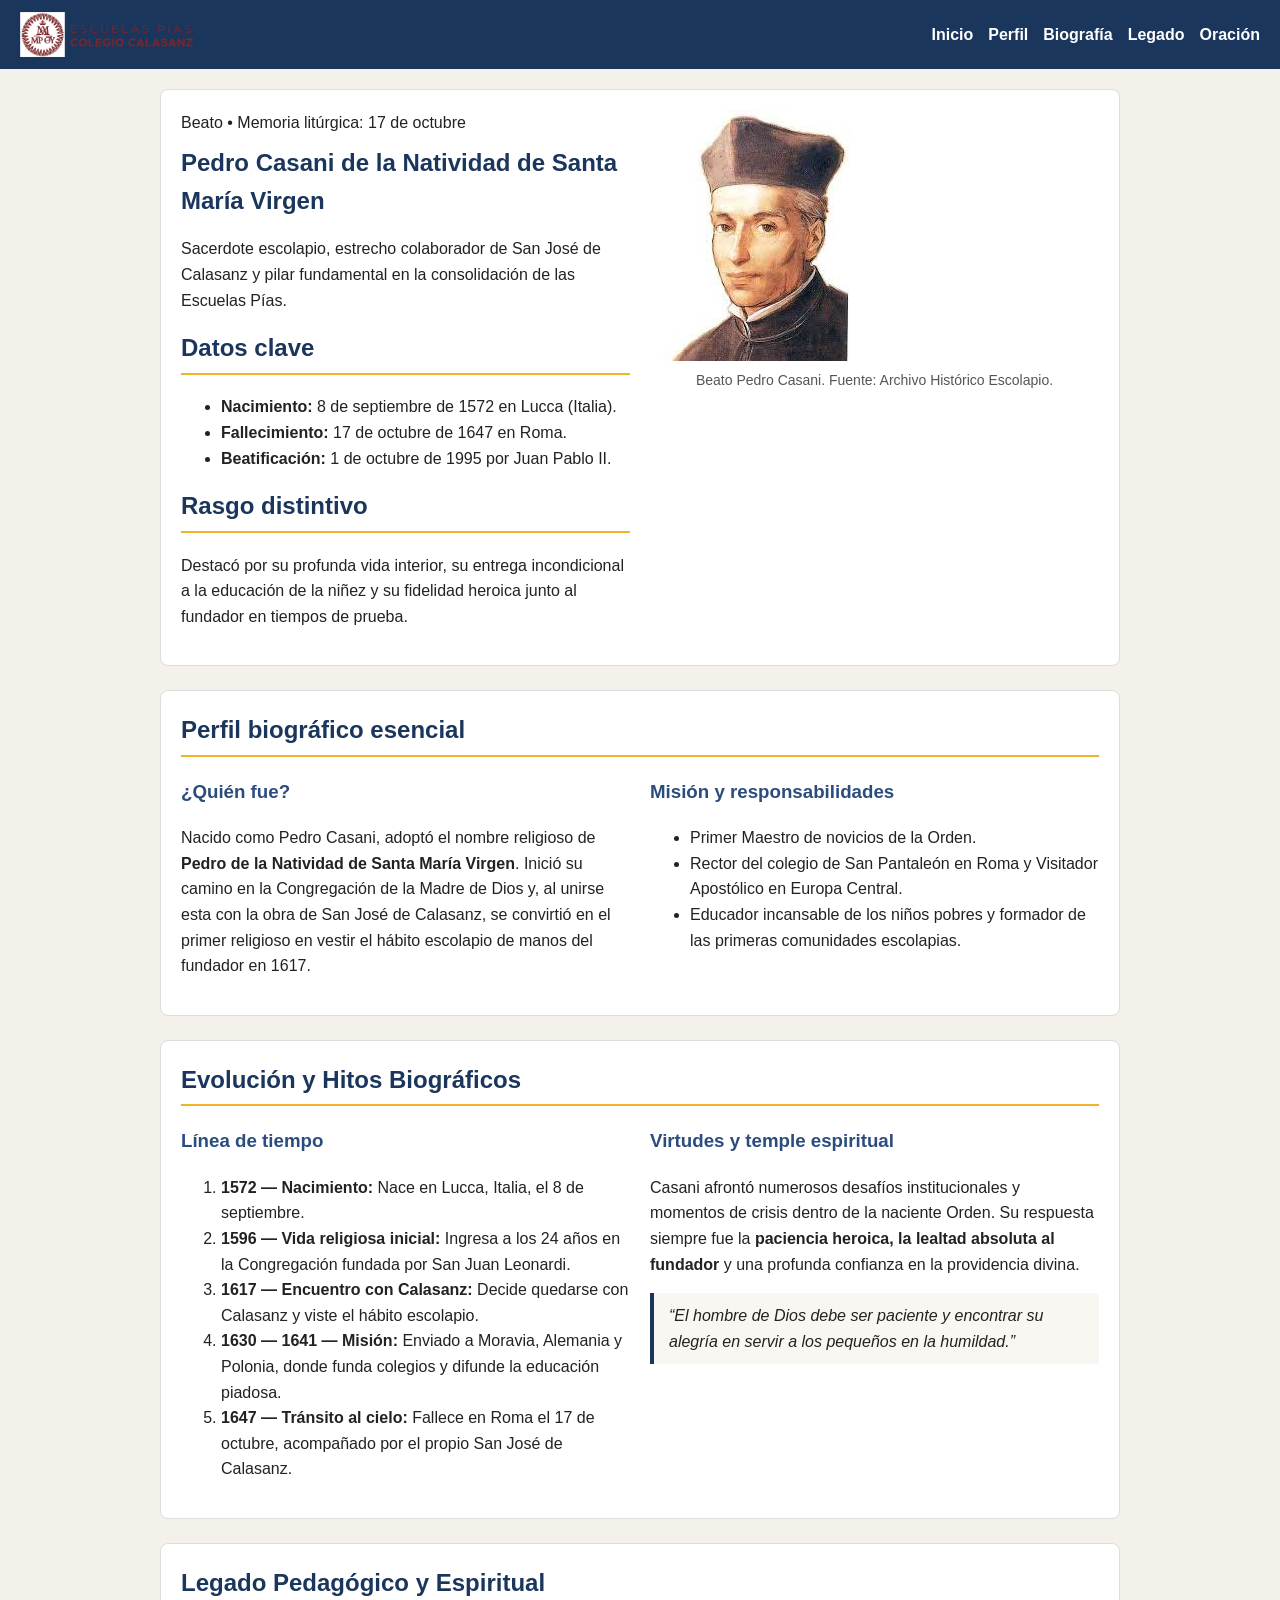
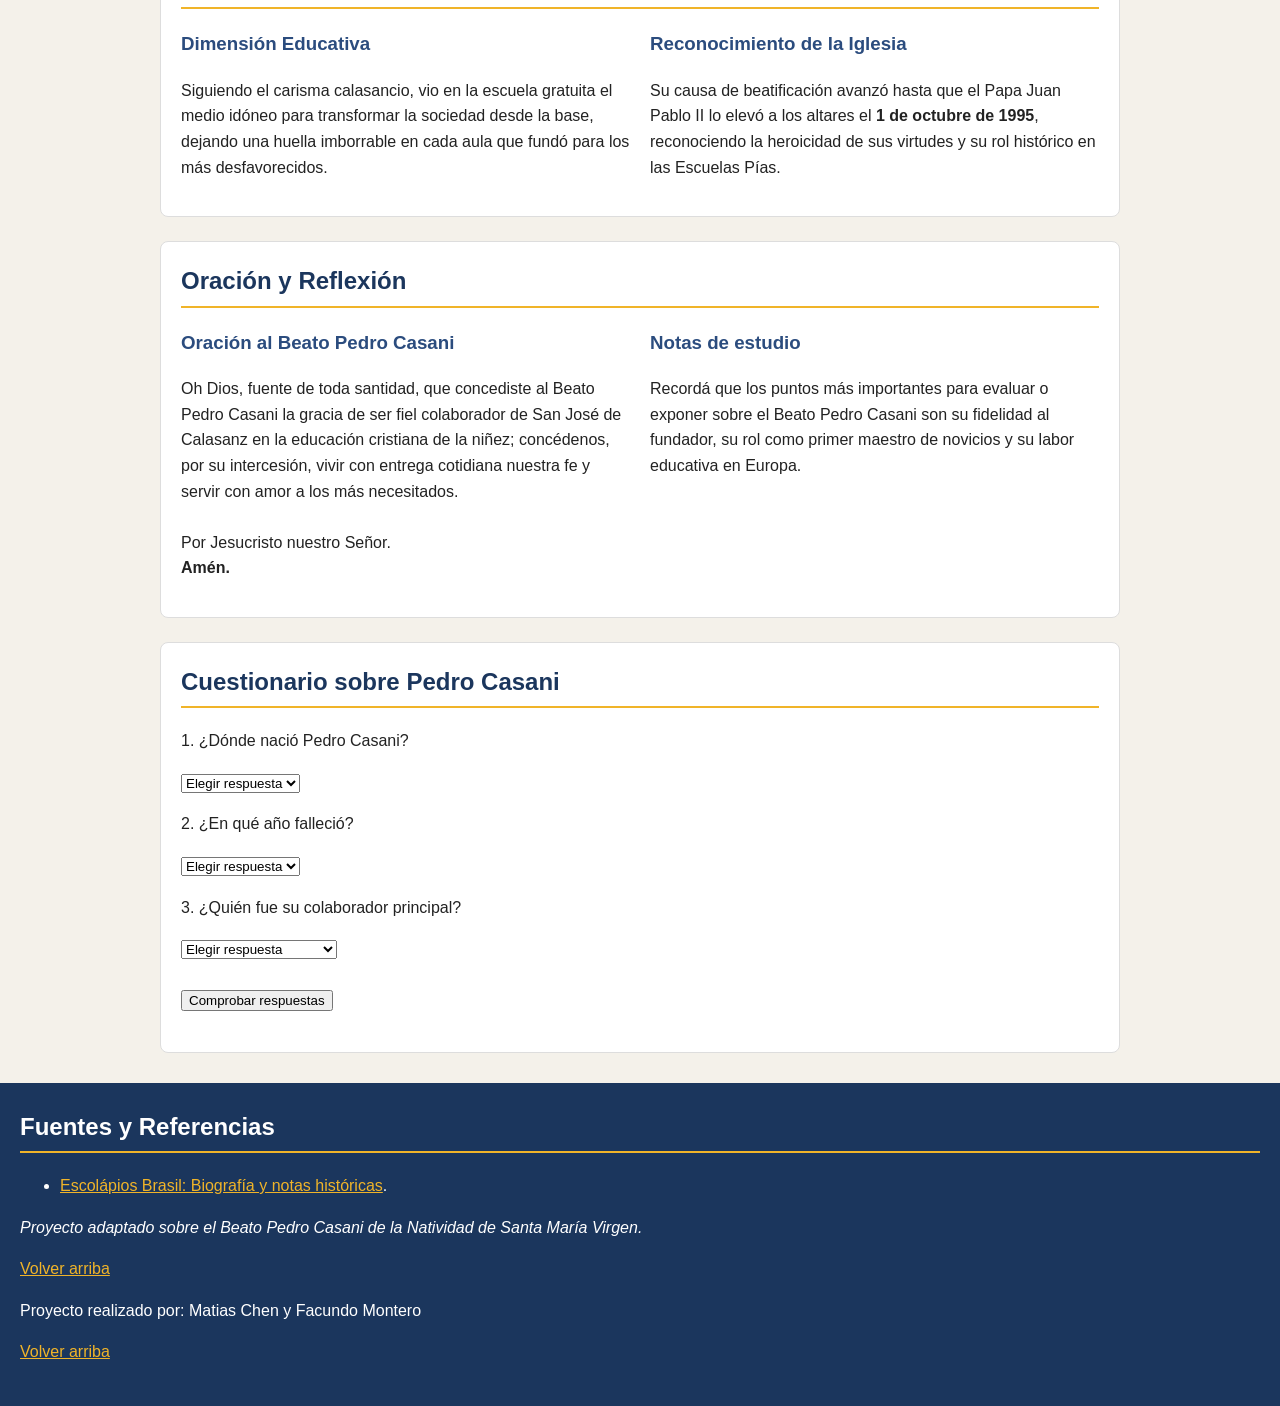
<file: index.html>
<!DOCTYPE html>
<html lang="es">
<head>
  <meta charset="UTF-8">
  <meta name="viewport" content="width=device-width, initial-scale=1.0">
  <meta name="description" content="Página dedicada al Beato Pedro Casani de la Natividad de Santa María Virgen, primer compañero de San José de Calasanz.">
  <title>Beato Pedro Casani | Vida, obra y legado escolapio</title>
  <link rel="stylesheet" href="estilos.css">
  <script src="js/xd.js" defer></script>
</head>
<body id="top">

  <!-- ENCABEZADO -->
  <header class="encabezado">
    <img src="img/LOGO-.png" alt="Escudo de las Escuelas Pías" class="escudo">
    <nav>
      <ul>
        <li><a href="#inicio">Inicio</a></li>
        <li><a href="#perfil">Perfil</a></li>
        <li><a href="#biografia">Biografía</a></li>
        <li><a href="#legado">Legado</a></li>
        <li><a href="#oracion">Oración</a></li>
      </ul>
    </nav>
  </header>
  <main>

    <!-- 1. INICIO -->
    <section id="inicio">
      <div>
        <span>Beato • Memoria litúrgica: 17 de octubre</span>
        <h1>Pedro Casani de la Natividad de Santa María Virgen</h1>
        <p>
          Sacerdote escolapio, estrecho colaborador de San José de Calasanz y pilar fundamental en la consolidación de las Escuelas Pías.
        </p>

        <div>
          <div>
            <h2>Datos clave</h2>
            <ul>
              <li><strong>Nacimiento:</strong> 8 de septiembre de 1572 en Lucca (Italia).</li>
              <li><strong>Fallecimiento:</strong> 17 de octubre de 1647 en Roma.</li>
              <li><strong>Beatificación:</strong> 1 de octubre de 1995 por Juan Pablo II.</li>
            </ul>
          </div>

          <div>
            <h2>Rasgo distintivo</h2>
            <p>
              Destacó por su profunda vida interior, su entrega incondicional a la educación de la niñez y su fidelidad heroica junto al fundador en tiempos de prueba.
            </p>
          </div>
        </div>
      </div>

      <div>
        <figure>
          <img src="img/beato-Pedro-Casan.jpg" alt="Retrato del Beato Pedro Casani">
          <figcaption>
            Beato Pedro Casani. Fuente: Archivo Histórico Escolapio.
          </figcaption>
        </figure>
      </div>
    </section>

    <!-- 2. PERFIL -->
    <section id="perfil">
      <h2>Perfil biográfico esencial</h2>
      <div>
        <article>
          <h3>¿Quién fue?</h3>
          <p>
            Nacido como Pedro Casani, adoptó el nombre religioso de <strong>Pedro de la Natividad de Santa María Virgen</strong>. Inició su camino en la Congregación de la Madre de Dios y, al unirse esta con la obra de San José de Calasanz, se convirtió en el primer religioso en vestir el hábito escolapio de manos del fundador en 1617.
          </p>
        </article>

        <article>
          <h3>Misión y responsabilidades</h3>
          <ul>
            <li>Primer Maestro de novicios de la Orden.</li>
            <li>Rector del colegio de San Pantaleón en Roma y Visitador Apostólico en Europa Central.</li>
            <li>Educador incansable de los niños pobres y formador de las primeras comunidades escolapias.</li>
          </ul>
        </article>
      </div>
    </section>

    <!-- 3. BIOGRAFÍA -->
    <section id="biografia">
      <h2>Evolución y Hitos Biográficos</h2>
      
      <div>
        <div>
          <h3>Línea de tiempo</h3>
          <ol>
            <li>
              <strong>1572 — Nacimiento:</strong> Nace en Lucca, Italia, el 8 de septiembre.
            </li>
            <li>
              <strong>1596 — Vida religiosa inicial:</strong> Ingresa a los 24 años en la Congregación fundada por San Juan Leonardi.
            </li>
            <li>
              <strong>1617 — Encuentro con Calasanz:</strong> Decide quedarse con Calasanz y viste el hábito escolapio.
            </li>
            <li>
              <strong>1630 — 1641 — Misión:</strong> Enviado a Moravia, Alemania y Polonia, donde funda colegios y difunde la educación piadosa.
            </li>
            <li>
              <strong>1647 — Tránsito al cielo:</strong> Fallece en Roma el 17 de octubre, acompañado por el propio San José de Calasanz.
            </li>
          </ol>
        </div>

        <div>
          <h3>Virtudes y temple espiritual</h3>
          <p>
            Casani afrontó numerosos desafíos institucionales y momentos de crisis dentro de la naciente Orden. Su respuesta siempre fue la <strong>paciencia heroica, la lealtad absoluta al fundador</strong> y una profunda confianza en la providencia divina.
          </p>
          <blockquote>
            “El hombre de Dios debe ser paciente y encontrar su alegría en servir a los pequeños en la humildad.”
          </blockquote>
        </div>
      </div>
    </section>

    <!-- 4. LEGADO -->
    <section id="legado">
      <h2>Legado Pedagógico y Espiritual</h2>
      
      <div>
        <article>
          <h3>Dimensión Educativa</h3>
          <p>
            Siguiendo el carisma calasancio, vio en la escuela gratuita el medio idóneo para transformar la sociedad desde la base, dejando una huella imborrable en cada aula que fundó para los más desfavorecidos.
          </p>
        </article>

        <article>
          <h3>Reconocimiento de la Iglesia</h3>
          <p>
            Su causa de beatificación avanzó hasta que el Papa Juan Pablo II lo elevó a los altares el <strong>1 de octubre de 1995</strong>, reconociendo la heroicidad de sus virtudes y su rol histórico en las Escuelas Pías.
          </p>
        </article>
      </div>
    </section>

    <!-- 5. ORACIÓN -->
    <section id="oracion">
      <h2>Oración y Reflexión</h2>
      
      <div>
        <article>
          <h3>Oración al Beato Pedro Casani</h3>
          <p>
            Oh Dios, fuente de toda santidad, que concediste al Beato Pedro Casani la gracia de ser fiel colaborador de San José de Calasanz en la educación cristiana de la niñez; concédenos, por su intercesión, vivir con entrega cotidiana nuestra fe y servir con amor a los más necesitados.<br><br>
            Por Jesucristo nuestro Señor. <br>
            <strong>Amén.</strong>
          </p>
        </article>

        <article>
          <h3>Notas de estudio</h3>
          <p>
            Recordá que los puntos más importantes para evaluar o exponer sobre el Beato Pedro Casani son su fidelidad al fundador, su rol como primer maestro de novicios y su labor educativa en Europa.
          </p>
        </article>
      </div>
    </section>
<!-- 6. CUESTIONARIO -->
<section id="cuestionario">

    <h2>Cuestionario sobre Pedro Casani</h2>

    <p>1. ¿Dónde nació Pedro Casani?</p>

    <select id="pregunta1">
        <option value="">Elegir respuesta</option>
        <option value="a">Roma</option>
        <option value="b">Lucca</option>
        <option value="c">Madrid</option>
    </select>

    <p>2. ¿En qué año falleció?</p>

    <select id="pregunta2">
        <option value="">Elegir respuesta</option>
        <option value="a">1572</option>
        <option value="b">1617</option>
        <option value="c">1647</option>
    </select>

    <p>3. ¿Quién fue su colaborador principal?</p>

    <select id="pregunta3">
        <option value="">Elegir respuesta</option>
        <option value="a">San Juan Leonardi</option>
        <option value="b">San José de Calasanz</option>
        <option value="c">Juan Pablo II</option>
    </select>

    <br><br>

    <button onclick="corregirRespuestas()">
        Comprobar respuestas
    </button>

    <h3 id="resultado"></h3>

</section>
  </main>

  <!-- PIE DE PÁGINA -->
  <footer>
    <h2>Fuentes y Referencias</h2>
    <ul>
      <li><a href="https://www.escolapiosbrasil.com.br/es/noticias/beato-pietro-casani" target="_blank" rel="noopener">Escolápios Brasil: Biografía y notas históricas</a>.</li>
    </ul>
    <address>
      <p>Proyecto adaptado sobre el Beato Pedro Casani de la Natividad de Santa María Virgen.</p>
    </address>
    <p><a href="#top">Volver arriba</a></p>
      <p>Proyecto realizado por: Matias Chen y Facundo Montero</p>
     
    </address>
    <p><a href="#top">Volver arriba</a></p>
  </footer>

</body>
</html>
</file>
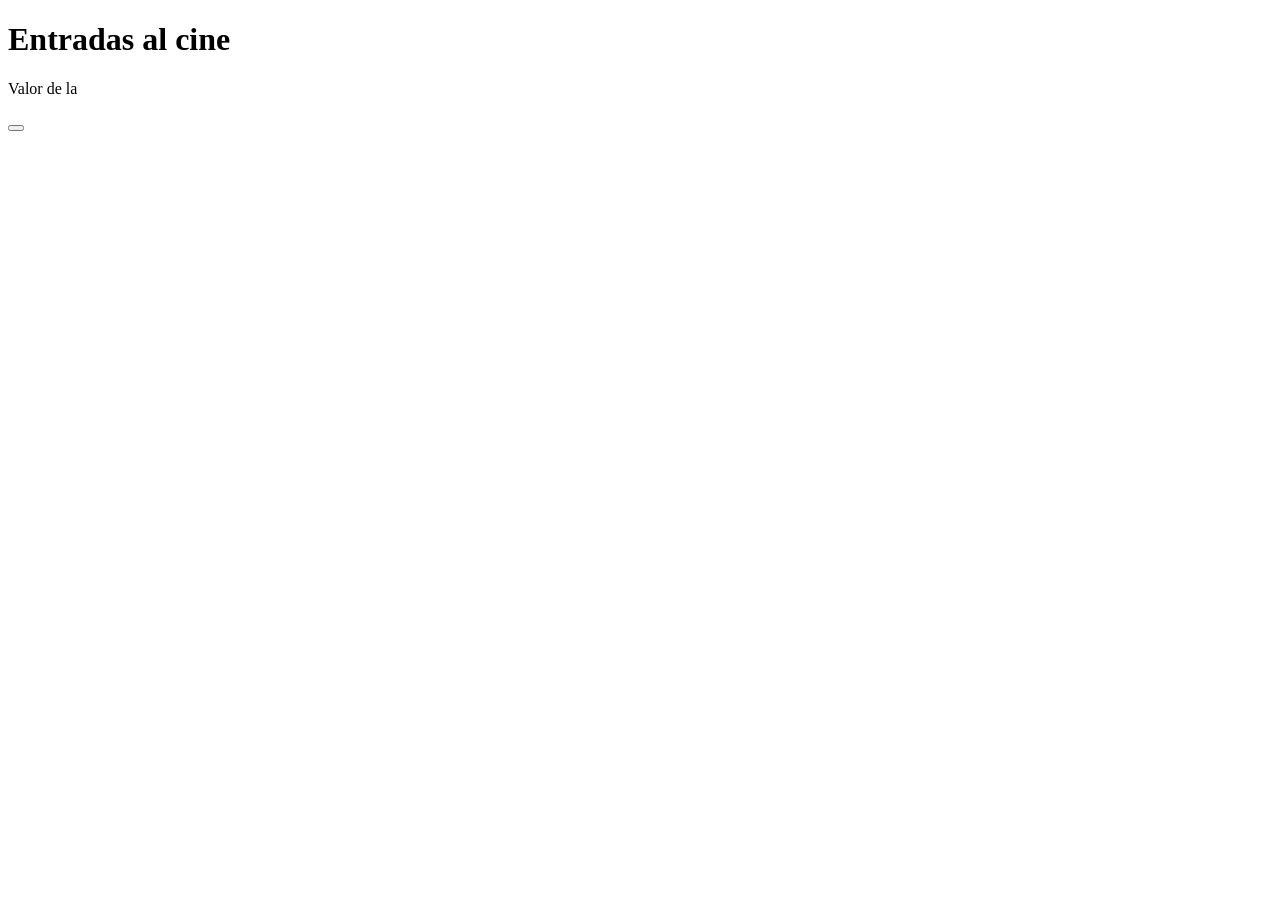
<file: Recuperativo-Chen/index.html>
<!DOCTYPE html>
<html lang="es">
<head>
    <meta charset="UTF-8">
    <meta http-equiv="X-UA-Compatible" content="IE=edge">
    <meta name="viewport" content="width=device-width, initial-scale=1.0">
    <title>Documento</title>
</head>
<body>
    <h1>Entradas al cine</h1>
    <p>Valor de la </p>
    <button type="Calcular total"></button>
    <script src="estilos.css"></script>
    <script src="Script,js"></script>
</body>
</html>
</file>
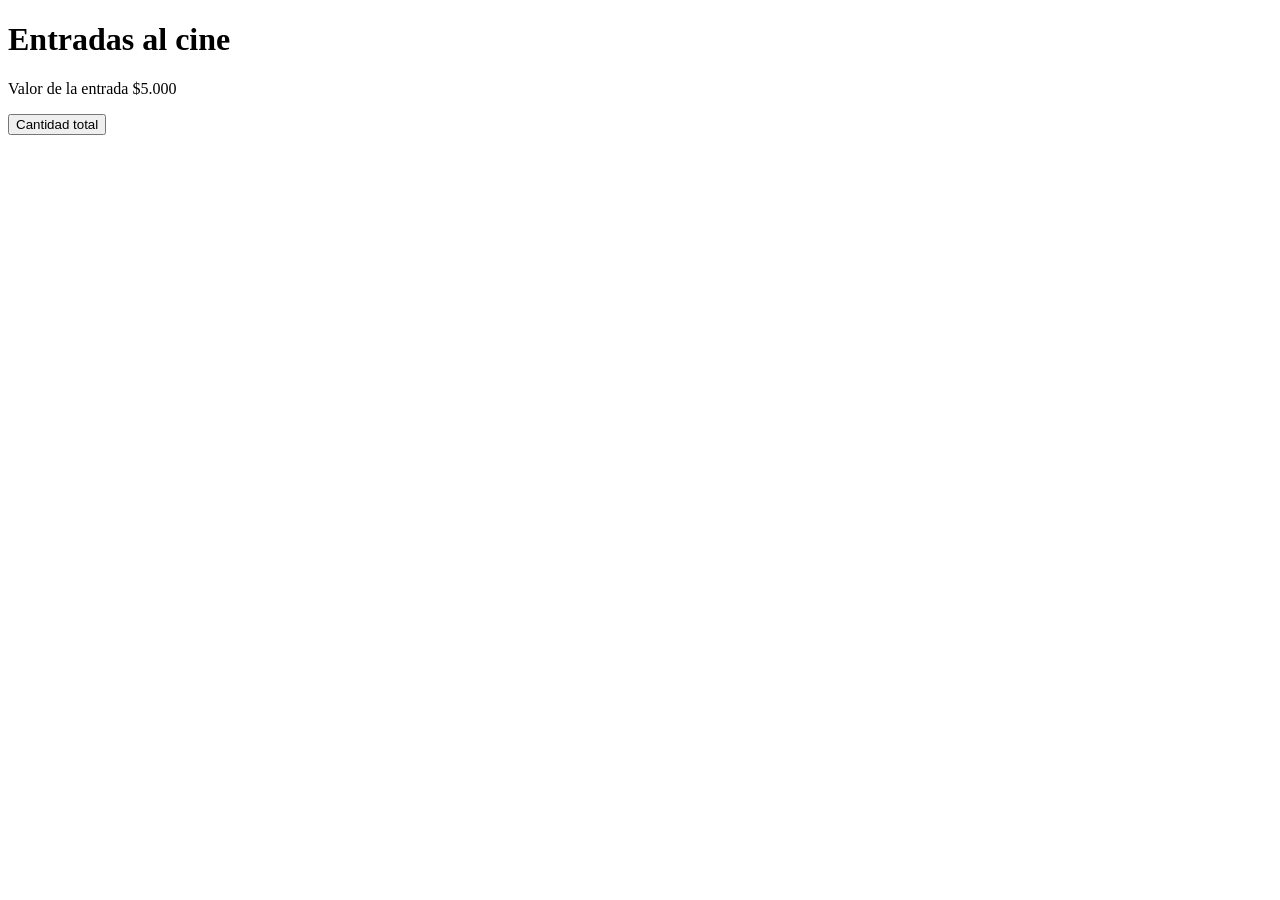
<file: recuperatorio_Montero/index.html>
<!DOCTYPE html>
<html lang="en">
<head>
    <meta charset="UTF-8">
    <meta http-equiv="X-UA-Compatible" content="IE=edge">
    <meta name="viewport" content="width=device-width, initial-scale=1.0">
    <title>Docmento</title>
</head>
<body>
<h1>Entradas al cine</h1>
  <p>Valor de la entrada $5.000</p>
  <button>Cantidad total</button>
  <script>src="recuperatorio.css"</script>
  <script>src="recuperatorio.js"</script>
</body>
</html>
</file>
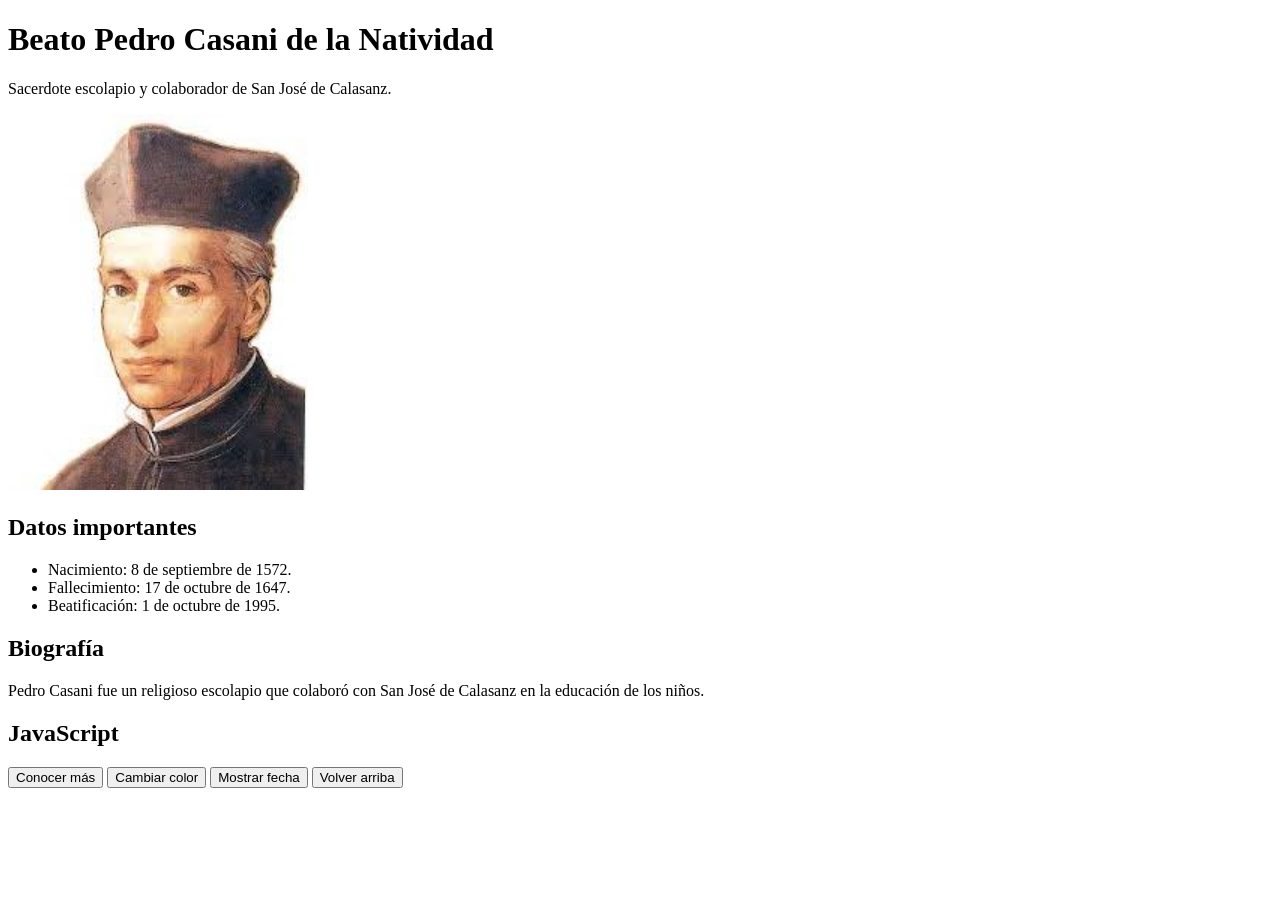
<file: javaScript.html>
<!DOCTYPE html>
<html lang="es">

<head>
    <meta charset="UTF-8">
    <meta name="viewport" content="width=device-width, initial-scale=1.0">
    <title>Beato Pedro Casani</title>
</head>

<body>

    <h1 id="titulo">Beato Pedro Casani de la Natividad</h1>

    <p>
        Sacerdote escolapio y colaborador de San José de Calasanz.
    </p>

    <img src="img/beato-Pedro-Casan.jpg"
         alt="Retrato del Beato Pedro Casani"
         width="300">

    <h2>Datos importantes</h2>

    <ul>
        <li>Nacimiento: 8 de septiembre de 1572.</li>
        <li>Fallecimiento: 17 de octubre de 1647.</li>
        <li>Beatificación: 1 de octubre de 1995.</li>
    </ul>

    <h2>Biografía</h2>

    <p>
        Pedro Casani fue un religioso escolapio que colaboró
        con San José de Calasanz en la educación de los niños.
    </p>

    <h2>JavaScript</h2>

    <button onclick="mostrarMensaje()">Conocer más</button>

    <button onclick="cambiarColor()">Cambiar color</button>

    <button onclick="mostrarFecha()">Mostrar fecha</button>

    <button onclick="volverArriba()">Volver arriba</button>

    <p id="mensaje"></p>

    <script>

        // Mostrar información
        function mostrarMensaje() {
            alert("Pedro Casani fue un importante religioso escolapio.");
        }

        // Cambiar el color del título
        function cambiarColor() {
            document.getElementById("titulo").style.color = "brown";
        }

        // Mostrar la fecha
        function mostrarFecha() {
            document.getElementById("mensaje").innerHTML =
            "Memoria litúrgica: 17 de octubre.";
        }

        // Volver al inicio
        function volverArriba() {
            window.scrollTo(0, 0);
        }

        // Mensaje en la consola
        console.log("Página cargada correctamente");

// Funcion para corregir las respuestas
function corregirRespuestas() {

    var respuesta1 = document.getElementById("pregunta1").value;
    var respuesta2 = document.getElementById("pregunta2").value;
    var respuesta3 = document.getElementById("pregunta3").value;

    var puntos = 0;

    // Primera pregunta
    if (respuesta1 == "b") {
        puntos = puntos + 1;
    }

    // Segunda pregunta
    if (respuesta2 == "c") {
        puntos = puntos + 1;
    }

    // Tercera pregunta
    if (respuesta3 == "b") {
        puntos = puntos + 1;
    }

    // Mostrar el resultado
    document.getElementById("resultado").innerHTML =
    "Tu resultado es: " + puntos + " de 3 puntos.";

    if (puntos == 3) {
        alert("¡Excelente! Todas las respuestas son correctas.");
    }
    else {
        alert("¡Buen intento! Sigue estudiando.");
    }

}

    </script>

</body>
</html>
</file>
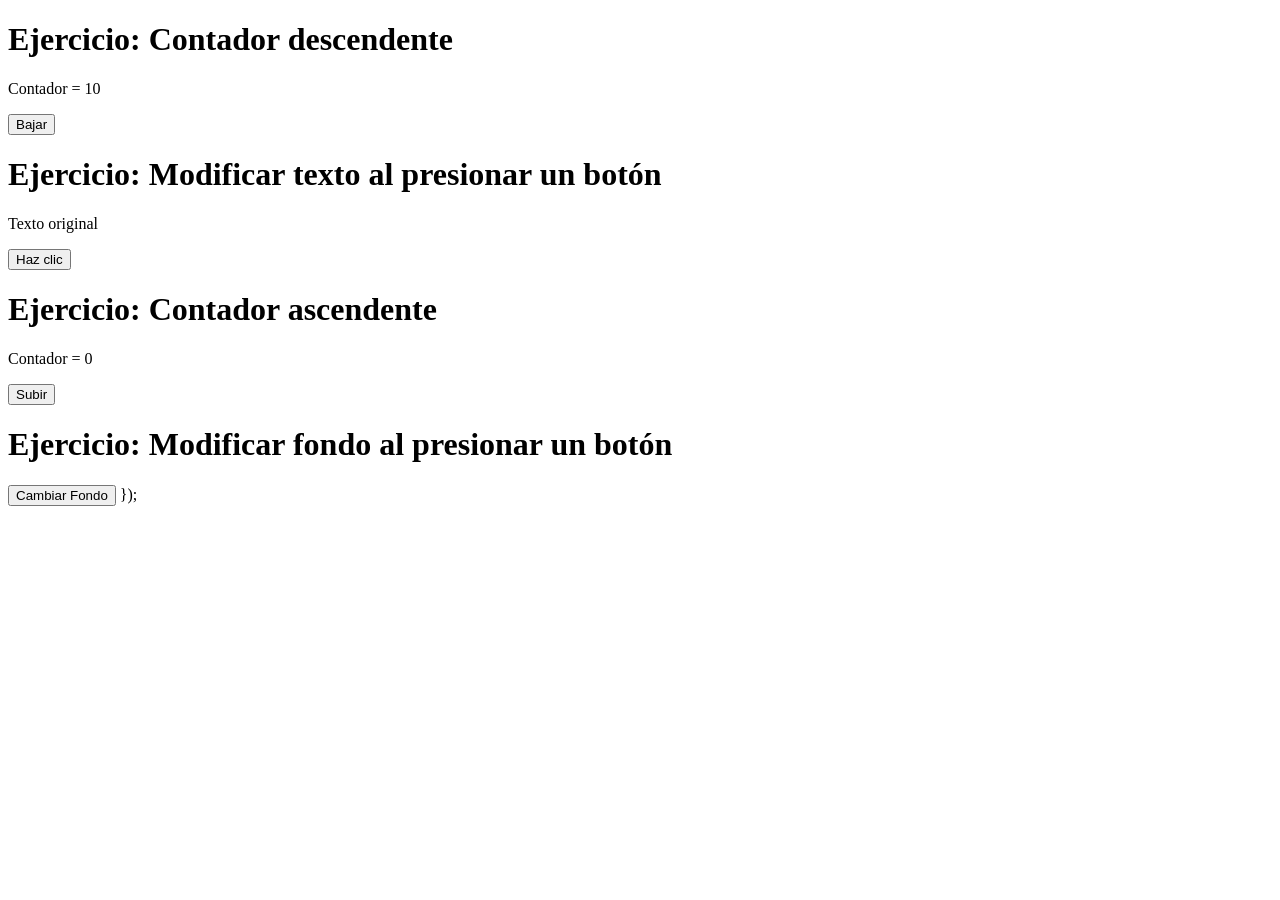
<file: javaScript2.html>
<!DOCTYPE html>
<html lang="es">
<head>
    <meta charset="UTF-8">
    <title>Ejercicio 1: Contador Regresivo</title>
</head>
<body>
    <h1>Ejercicio: Contador descendente</h1>
    <p>Contador = <span id="conteo">10</span></p>
    <button id="btnBajar">Bajar</button>

    <script>
        let contador = 10;
        let boton = document.getElementById("btnBajar");
        let numero = document.getElementById("conteo");

        boton.addEventListener("click", function(){
            if (contador > 0) {
                contador--;
                numero.textContent = contador;
            }
    </script>

<h1>Ejercicio: Modificar texto al presionar un botón</h1>
<p id="texto">Texto original</p>
<button id="btntexto">Haz clic</button>

<script>
  let botonTexto = document.getElementById("btntexto");
  let parrafoTexto = document.getElementById("texto");

  botonTexto.addEventListener("click", function() {
      parrafoTexto.innerHTML = "Texto modificado";
  });
</script>

<h1>Ejercicio: Contador ascendente</h1>
<p>Contador = <span id="conteo">0</span></p>
<button id="btnsubir">Subir</button>

<script>
  let contador = 0;
  let botonSubir = document.getElementById("btnsubir");
  let numeroConteo = document.getElementById("conteo");

  botonSubir.addEventListener("click", function(){
      contador++;
      numeroConteo.textContent = contador;
  });
</script>

<h1>Ejercicio: Modificar fondo al presionar un botón</h1>
<button id="btnCambiarFondo">Cambiar Fondo</button>

<script>
  const botonFondo = document.getElementById('btnCambiarFondo');

  botonFondo.addEventListener('click', function() {
      document.body.style.backgroundColor = 'lightblue';
  });
</script>

        });
    </script>
</body>
</html>
</file>
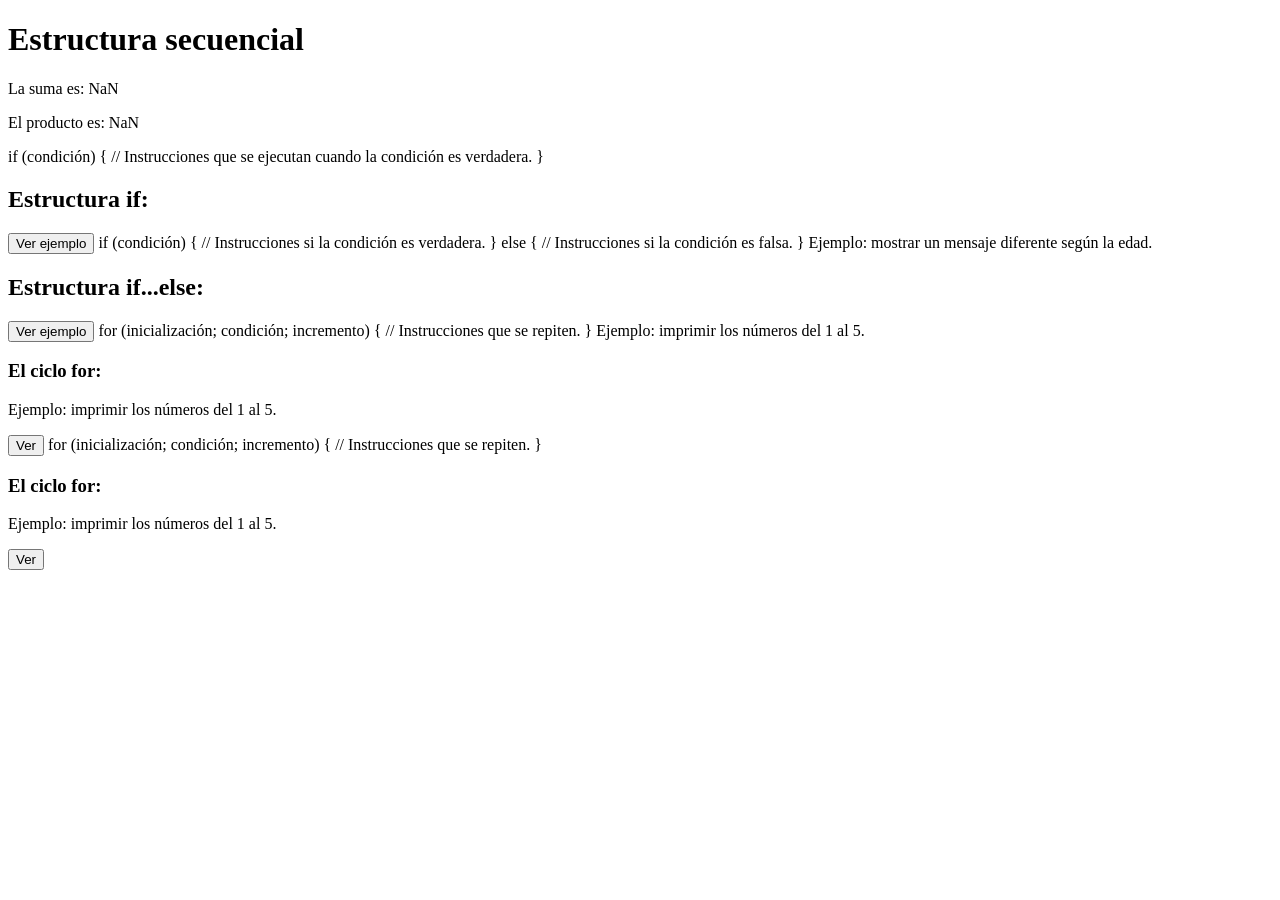
<file: javaScript4.html>
<!DOCTYPE html>
<html lang="en">
<head>
    <meta charset="UTF-8">
    <meta name="viewport" content="width=device-width, initial-scale=1.0">
    <title>Document</title>
</head>
<body>
        <h1>Estructura secuencial</h1>
        <p id="resultado1"></p>
        <p id="resultado2"></p>
        <script>
        // 1. Entrada de datos
        let valor1 = prompt('Ingrese el primer número:');
        let valor2 = prompt('Ingrese el segundo número:');
        // 2. Selección de los elementos HTML
        let res1 = document.getElementById("resultado1");
        let res2 = document.getElementById("resultado2");
        // 3. Proceso (operaciones matemáticas)
        let suma = parseInt(valor1) + parseInt(valor2);
        let producto = parseInt(valor1) * parseInt(valor2);
        // 4. Salida
        res1.innerHTML = 'La suma es: ' + suma;
        res2.innerHTML = 'El producto es: ' + producto;
        </script>
        if (condición) {
            // Instrucciones que se ejecutan cuando la condición es verdadera.
            }
            <h2>Estructura if:</h2>
            <button id="demo1">Ver ejemplo</button>
            <script>
            let boton1 = document.getElementById("demo1");
            boton1.addEventListener("click", function() {
            let edad = Number(prompt('Ingrese la edad:'));
            if (edad >= 18) {
            alert("Puedes ingresar a esta sección");
            }
        });
</script>
if (condición) {
// Instrucciones si la condición es verdadera.
} else {
// Instrucciones si la condición es falsa.
}
Ejemplo: mostrar un mensaje diferente según la edad.
<h2>Estructura if...else:</h2>
<button id="demo2">Ver ejemplo</button>
<script>
let boton2 = document.getElementById("demo2");
boton2.addEventListener("click", function() {
let edad = Number(prompt('Ingrese la edad:'));
if (edad >= 18) {
alert("Puedes ingresar a esta sección");
} else {
alert("No puedes ingresar a esta sección");
}
});
</script>
</body>
for (inicialización; condición; incremento) {
    // Instrucciones que se repiten.
    }
    Ejemplo: imprimir los números del 1 al 5.
    <h3>El ciclo for:</h3>
    <p>Ejemplo: imprimir los números del 1 al 5.</p>
    <button id="ejemplo1" type="button">Ver</button>
    <script>
    const btn1 = document.querySelector("#ejemplo1");
    btn1.addEventListener("click", function() {
    let mensaje = "Imprimiendo números del 1 al 5:\n";
    for (let i = 1; i <= 5; i++) {
    mensaje += "Número " + i + "\n";
    }
    alert(mensaje);
    });
    </script>
for (inicialización; condición; incremento) {
    // Instrucciones que se repiten.
    }
    <h3>El ciclo for:</h3>
    <p>Ejemplo: imprimir los números del 1 al 5.</p>
    <button id="ejemplo1" type="button">Ver</button>
    <script>
    const btn1 = document.querySelector("#ejemplo1");
    btn1.addEventListener("click", function() {
    let mensaje = "Imprimiendo números del 1 al 5:\n";
    for (let i = 1; i <= 5; i++) {
    mensaje += "Número " + i + "\n";
    do {
// Instrucciones que se ejecutan.
} while (condición);

</html>
</file>
<file: estilos.css>
/* Estilos generales */
body {
  margin: 0;
  padding: 0;
  font-family: Arial, Helvetica, sans-serif;
  background-color: #f4f1ea;
  color: #222222;
  line-height: 1.6;
}

img {
  max-width: 100%;
  height: auto;
  display: block;
}

/* Encabezado y navegacion */
.encabezado {
  background-color: #1b365d;
  color: #ffffff;
  padding: 12px 20px;
  display: flex;
  align-items: center;
  justify-content: space-between;
  flex-wrap: wrap;
}

.escudo {
  height: 45px;
  width: auto;
}

nav ul {
  list-style: none;
  margin: 0;
  padding: 0;
  display: flex;
  gap: 15px;
  flex-wrap: wrap;
}

nav a {
  color: #ffffff;
  text-decoration: none;
  font-weight: bold;
}

nav a:hover {
  color: #f0b429;
}

/* Contenido principal */
main {
  max-width: 960px;
  margin: 20px auto;
  padding: 0 15px;
}

section {
  background-color: #ffffff;
  border: 1px solid #dddddd;
  border-radius: 8px;
  padding: 20px;
  margin-bottom: 24px;
}

h1 {
  color: #1b365d;
  margin-top: 8px;
  margin-bottom: 12px;
}

h2 {
  color: #1b365d;
  border-bottom: 2px solid #f0b429;
  padding-bottom: 5px;
  margin-top: 0;
}

h3 {
  color: #2b4c7e;
  margin-top: 0;
}

/* Dos columnas simples */
#inicio,
#perfil > div,
#biografia > div,
#legado > div,
#oracion > div {
  display: flex;
  gap: 20px;
  flex-wrap: wrap;
}

#inicio > div,
#perfil article,
#biografia > div > div,
#legado article,
#oracion article {
  flex: 1 1 300px;
}

figure {
  margin: 0;
  text-align: center;
}

figcaption {
  font-size: 14px;
  color: #555555;
  margin-top: 8px;
}

blockquote {
  background-color: #f9f7f2;
  border-left: 4px solid #1b365d;
  margin: 15px 0;
  padding: 10px 15px;
  font-style: italic;
}

/* Pie de pagina */
footer {
  background-color: #1b365d;
  color: #ffffff;
  padding: 25px 20px;
  margin-top: 30px;
}

footer h2 {
  color: #ffffff;
  border-bottom-color: #f0b429;
}

footer a {
  color: #f0b429;
}

footer a:hover {
  color: #ffffff;
}
</file>
